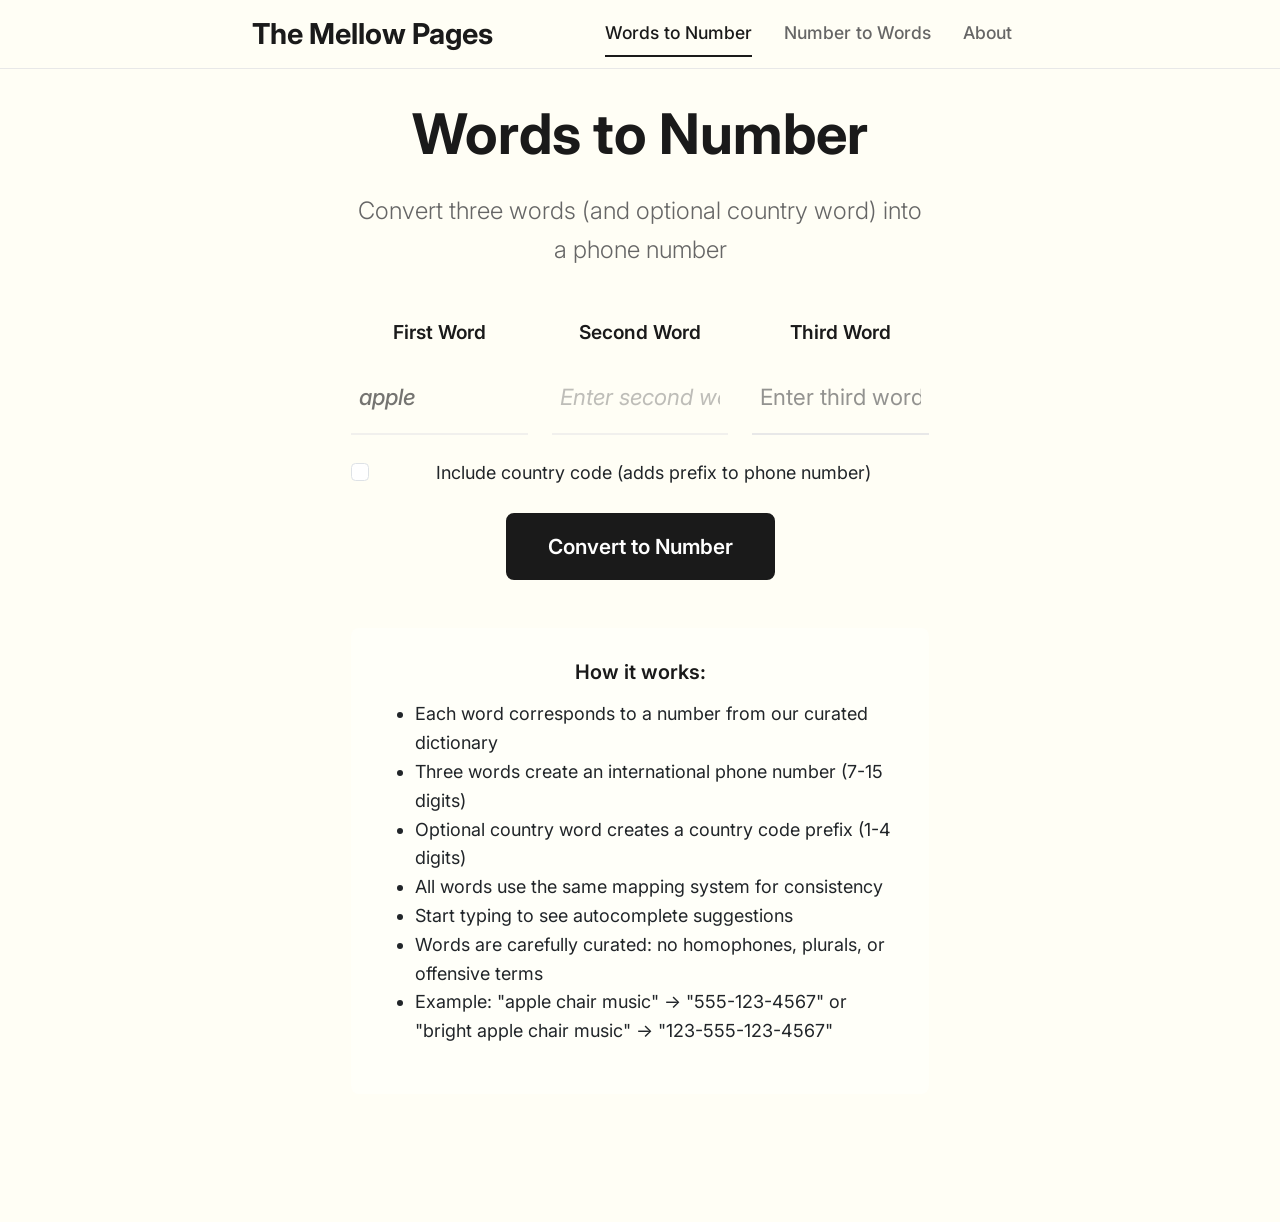
<file: source/mellow-pages/index.html>
<!DOCTYPE html>
<html lang="en">
<head>
    <meta charset="UTF-8">
    <meta name="viewport" content="width=device-width, initial-scale=1.0">
    <title>The Mellow Pages - Words to Numbers</title>
    <link href="https://cdn.jsdelivr.net/npm/bootstrap@5.3.2/dist/css/bootstrap.min.css" rel="stylesheet">
    <link href="https://cdnjs.cloudflare.com/ajax/libs/font-awesome/6.4.0/css/all.min.css" rel="stylesheet">
    <link href="styles.css" rel="stylesheet">
</head>
<body>
    <!-- Navigation -->
    <nav class="navbar navbar-expand-lg">
        <div class="container">
            <a class="navbar-brand" href="index.html">The Mellow Pages</a>
            <button class="navbar-toggler" type="button" data-bs-toggle="collapse" data-bs-target="#navbarNav">
                <span class="navbar-toggler-icon"></span>
            </button>
            <div class="collapse navbar-collapse" id="navbarNav">
                <ul class="navbar-nav ms-auto">
                    <li class="nav-item">
                        <a class="nav-link active" href="index.html">Words to Number</a>
                    </li>
                    <li class="nav-item">
                        <a class="nav-link" href="number-to-words.html">Number to Words</a>
                    </li>
                    <li class="nav-item">
                        <a class="nav-link" href="about.html">About</a>
                    </li>
                </ul>
            </div>
        </div>
    </nav>

    <!-- Main Content -->
    <div class="container my-5">
        <div class="row justify-content-center">
            <div class="col-lg-10">
                <div class="card">
                    <div class="card-body text-center">
                        <h1 class="display-4 mb-4">Words to Number</h1>
                        <p class="lead mb-5">Convert three words (and optional country word) into a phone number</p>

                        <form id="wordsForm">
                            <div class="row g-4 mb-4">
                                <div class="col-md-4">
                                    <label for="word1" class="form-label">First Word</label>
                                    <div class="position-relative">
                                        <input type="text" class="form-control" id="word1" 
                                               placeholder="Enter first word..." autocomplete="off">
                                        <div class="dropdown-menu" id="suggestions1"></div>
                                    </div>
                                </div>
                                <div class="col-md-4">
                                    <label for="word2" class="form-label">Second Word</label>
                                    <div class="position-relative">
                                        <input type="text" class="form-control" id="word2" 
                                               placeholder="Enter second word..." autocomplete="off">
                                        <div class="dropdown-menu" id="suggestions2"></div>
                                    </div>
                                </div>
                                <div class="col-md-4">
                                    <label for="word3" class="form-label">Third Word</label>
                                    <div class="position-relative">
                                        <input type="text" class="form-control" id="word3" 
                                               placeholder="Enter third word..." autocomplete="off">
                                        <div class="dropdown-menu" id="suggestions3"></div>
                                    </div>
                                </div>
                            </div>
                            
                            <div class="row mb-4">
                                <div class="col-12">
                                    <div class="form-check">
                                        <input class="form-check-input" type="checkbox" id="showCountryWord">
                                        <label class="form-check-label" for="showCountryWord">
                                            Include country code (adds prefix to phone number)
                                        </label>
                                    </div>
                                </div>
                            </div>
                            
                            <div class="row g-4 mb-4 d-none" id="countryWordContainer">
                                <div class="col-md-12">
                                    <label for="countryWord" class="form-label">Country Word</label>
                                    <div class="position-relative">
                                        <input type="text" class="form-control" id="countryWord" 
                                               placeholder="Enter country word..." autocomplete="off">
                                        <div class="dropdown-menu" id="countrySuggestions"></div>
                                    </div>
                                    <div class="form-text">This word will be mapped to a country code and prepended to the phone number</div>
                                </div>
                            </div>

                            <div class="text-center mb-4">
                                <button type="submit" class="btn btn-primary">Convert to Number</button>
                            </div>
                        </form>

                        <div class="text-center">
                            <div id="result" class="alert alert-success d-none" role="alert">
                                <h4 class="alert-heading">Your Phone Number:</h4>
                                <p class="mb-0 fs-2 fw-bold" id="phoneNumber"></p>
                            </div>
                        </div>

                        <div id="error" class="alert alert-danger d-none" role="alert">
                            <h4 class="alert-heading">Error</h4>
                            <p class="mb-0" id="errorMessage"></p>
                        </div>

                        <div class="bg-light mt-5">
                            <h5 class="mb-3">How it works:</h5>
                            <ul class="text-start">
                                <li>Each word corresponds to a number from our curated dictionary</li>
                                <li>Three words create an international phone number (7-15 digits)</li>
                                <li>Optional country word creates a country code prefix (1-4 digits)</li>
                                <li>All words use the same mapping system for consistency</li>
                                <li>Start typing to see autocomplete suggestions</li>
                                <li>Words are carefully curated: no homophones, plurals, or offensive terms</li>
                                <li>Example: "apple chair music" → "555-123-4567" or "bright apple chair music" → "123-555-123-4567"</li>
                            </ul>
                        </div>
                    </div>
                </div>
            </div>
        </div>
    </div>

    <!-- Scripts -->
    <script src="https://cdn.jsdelivr.net/npm/bootstrap@5.3.2/dist/js/bootstrap.bundle.min.js"></script>
    <script src="script.js"></script>
</body>
</html>
</file>
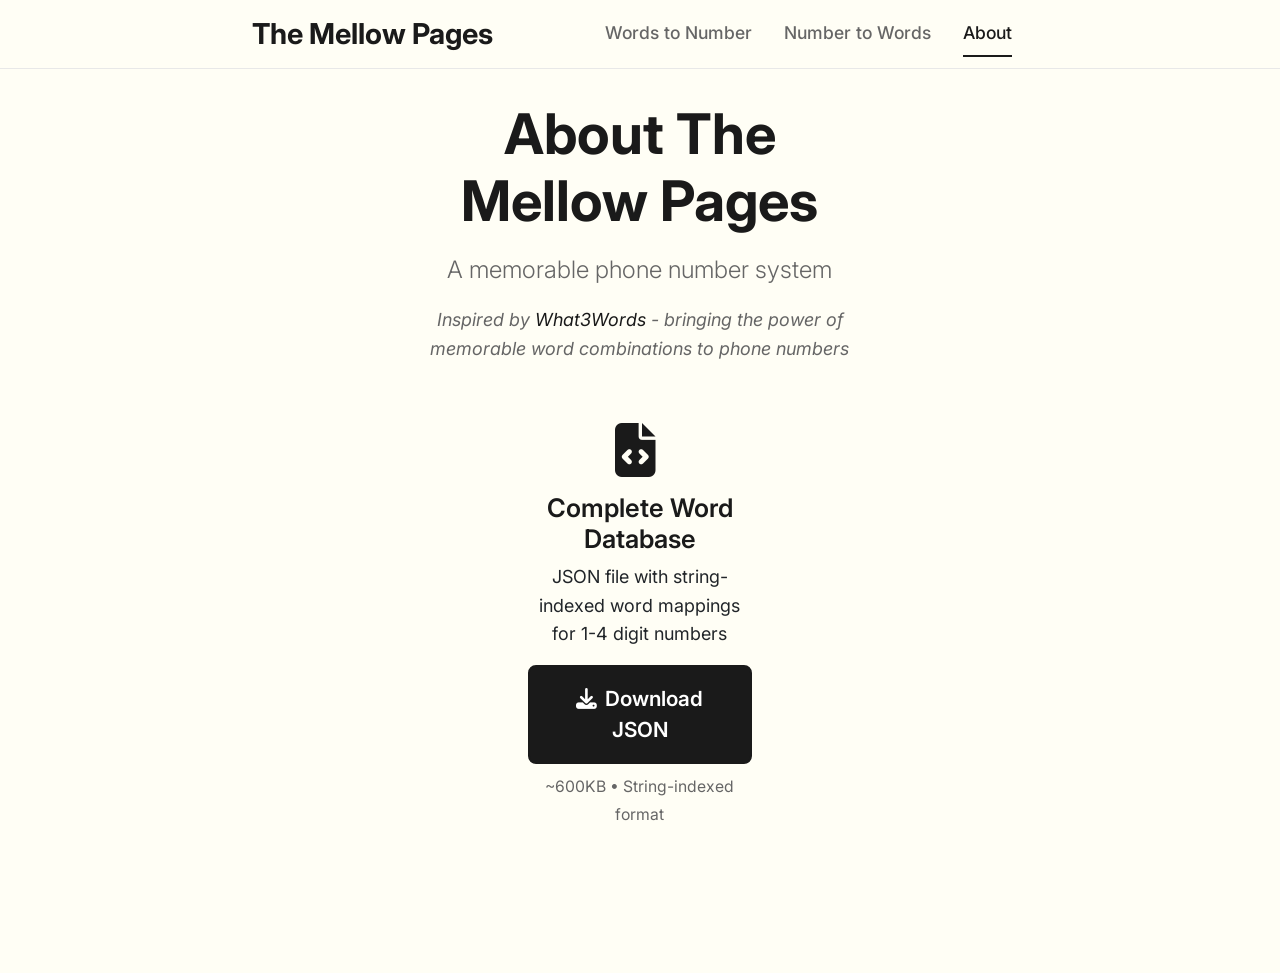
<file: source/mellow-pages/about.html>
<!DOCTYPE html>
<html lang="en">
<head>
    <meta charset="UTF-8">
    <meta name="viewport" content="width=device-width, initial-scale=1.0">
    <title>The Mellow Pages - About</title>
    <link href="https://cdn.jsdelivr.net/npm/bootstrap@5.3.2/dist/css/bootstrap.min.css" rel="stylesheet">
    <link href="https://cdnjs.cloudflare.com/ajax/libs/font-awesome/6.4.0/css/all.min.css" rel="stylesheet">
    <link href="styles.css" rel="stylesheet">
</head>
<body>
    <!-- Navigation -->
    <nav class="navbar navbar-expand-lg">
        <div class="container">
            <a class="navbar-brand" href="index.html">The Mellow Pages</a>
            <button class="navbar-toggler" type="button" data-bs-toggle="collapse" data-bs-target="#navbarNav">
                <span class="navbar-toggler-icon"></span>
            </button>
            <div class="collapse navbar-collapse" id="navbarNav">
                <ul class="navbar-nav ms-auto">
                    <li class="nav-item">
                        <a class="nav-link" href="index.html">Words to Number</a>
                    </li>
                    <li class="nav-item">
                        <a class="nav-link" href="number-to-words.html">Number to Words</a>
                    </li>
                    <li class="nav-item">
                        <a class="nav-link active" href="about.html">About</a>
                    </li>
                </ul>
            </div>
        </div>
    </nav>

    <!-- Main Content -->
    <div class="container my-5">
        <div class="row">
            <div class="col-lg-8 mx-auto">
                <div class="card">
                    <div class="card-body">
                        <div class="text-center mb-5">
                            <h1 class="display-4 mb-3">About The Mellow Pages</h1>
                            <p class="lead">
                                A memorable phone number system
                            </p>
                            <p class="text-muted">
                                <em>Inspired by <a href="https://what3words.com" target="_blank" class="text-decoration-none">What3Words</a> - 
                                bringing the power of memorable word combinations to phone numbers</em>
                            </p>
                        </div>

                        <!-- Data Downloads -->
                        <section class="text-center">
                            <div class="row justify-content-center">
                                <div class="col-md-8">
                                    <div class="card">
                                        <div class="card-body">
                                            <i class="fas fa-file-code fa-3x text-primary mb-3"></i>
                                            <h5 class="card-title">Complete Word Database</h5>
                                            <p class="card-text">JSON file with string-indexed word mappings for 1-4 digit numbers</p>
                                            <a href="memorable_words_string_indexed_full.json" download class="btn btn-primary">
                                                <i class="fas fa-download me-2"></i>Download JSON
                                            </a>
                                            <div class="mt-2">
                                                <small class="text-muted">~600KB • String-indexed format</small>
                                            </div>
                                        </div>
                                    </div>
                                </div>
                            </div>
                        </section>
                    </div>
                </div>
            </div>
        </div>
    </div>

    <!-- Scripts -->
    <script src="https://cdn.jsdelivr.net/npm/bootstrap@5.3.2/dist/js/bootstrap.bundle.min.js"></script>
    <script src="script.js"></script>
</body>
</html>
</file>
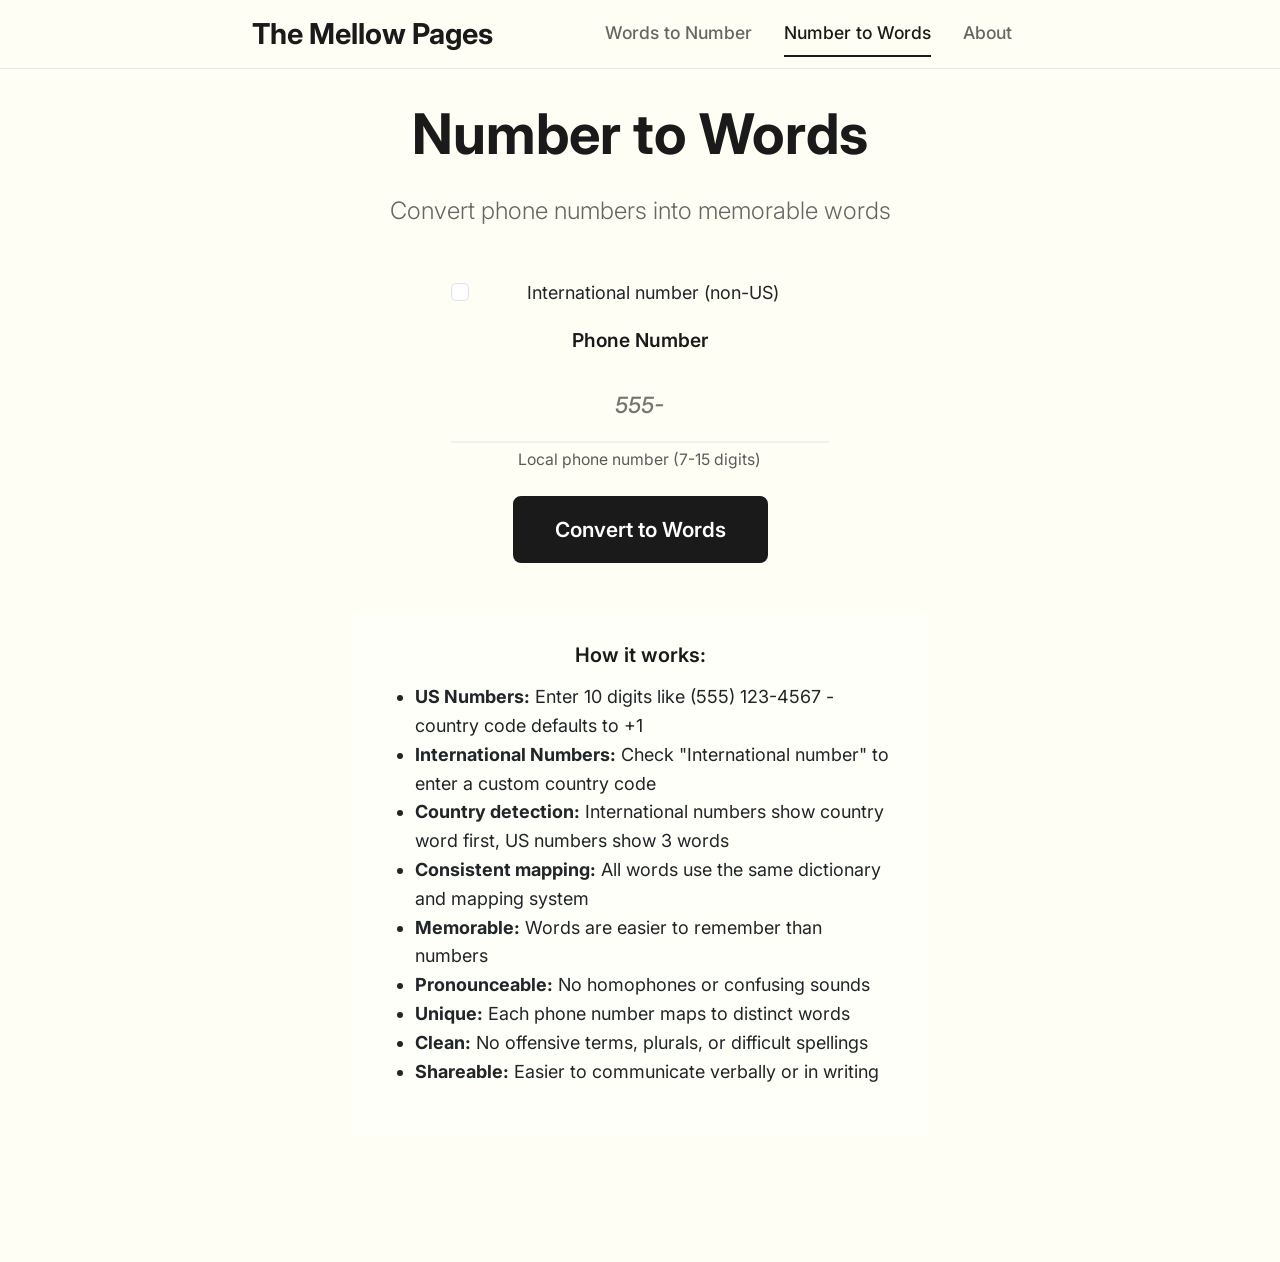
<file: source/mellow-pages/number-to-words.html>
<!DOCTYPE html>
<html lang="en">
<head>
    <meta charset="UTF-8">
    <meta name="viewport" content="width=device-width, initial-scale=1.0">
    <title>The Mellow Pages - Number to Words</title>
    <link href="https://cdn.jsdelivr.net/npm/bootstrap@5.3.2/dist/css/bootstrap.min.css" rel="stylesheet">
    <link href="https://cdnjs.cloudflare.com/ajax/libs/font-awesome/6.4.0/css/all.min.css" rel="stylesheet">
    <link href="styles.css" rel="stylesheet">
</head>
<body>
    <!-- Navigation -->
    <nav class="navbar navbar-expand-lg">
        <div class="container">
            <a class="navbar-brand" href="index.html">The Mellow Pages</a>
            <button class="navbar-toggler" type="button" data-bs-toggle="collapse" data-bs-target="#navbarNav">
                <span class="navbar-toggler-icon"></span>
            </button>
            <div class="collapse navbar-collapse" id="navbarNav">
                <ul class="navbar-nav ms-auto">
                    <li class="nav-item">
                        <a class="nav-link" href="index.html">Words to Number</a>
                    </li>
                    <li class="nav-item">
                        <a class="nav-link active" href="number-to-words.html">Number to Words</a>
                    </li>
                    <li class="nav-item">
                        <a class="nav-link" href="about.html">About</a>
                    </li>
                </ul>
            </div>
        </div>
    </nav>

    <!-- Main Content -->
    <div class="container my-5">
        <div class="row justify-content-center">
            <div class="col-lg-10">
                <div class="card">
                    <div class="card-body text-center">
                        <h1 class="display-4 mb-4">Number to Words</h1>
                        <p class="lead mb-5">Convert phone numbers into memorable words</p>

                        <form id="phoneForm">
                            <div class="row justify-content-center mb-3">
                                <div class="col-md-8">
                                    <div class="form-check">
                                        <input class="form-check-input" type="checkbox" id="showCountryCode">
                                        <label class="form-check-label" for="showCountryCode">
                                            International number (non-US)
                                        </label>
                                    </div>
                                </div>
                            </div>
                            
                            <div class="row justify-content-center mb-4">
                                <div class="col-md-3" id="countryCodeSection" style="display: none;">
                                    <label for="countryCode" class="form-label">Code</label>
                                    <input type="tel" class="form-control text-center" 
                                           id="countryCode" value="+1" 
                                           maxlength="5" autocomplete="off">
                                    <div class="form-text">
                                        Country dialing code
                                    </div>
                                </div>
                                <div class="col-md-8" id="phoneNumberSection">
                                    <label for="phoneNumber" class="form-label">Phone Number</label>
                                    <input type="tel" class="form-control text-center" 
                                           id="phoneNumber" placeholder="555-123-4567" 
                                           maxlength="20" autocomplete="off">
                                    <div class="form-text">
                                        Local phone number (7-15 digits)
                                    </div>
                                </div>
                            </div>

                            <div class="text-center mb-4">
                                <button type="submit" class="btn btn-primary">Convert to Words</button>
                            </div>
                        </form>

                        <div class="text-center">
                            <div id="result" class="alert alert-success d-none" role="alert">
                                <h4 class="alert-heading">Your Words:</h4>
                                <div class="text-center">
                                    <h5>Phone Number: <span id="phoneNumberDisplay"></span></h5>
                                    <h5>Remember: <span id="wordsSummary"></span></h5>
                                    <button class="btn btn-outline-primary btn-sm" id="copyWords">Copy Words</button>
                                </div>
                            </div>
                        </div>

                        <div id="error" class="alert alert-danger d-none" role="alert">
                            <h4 class="alert-heading">Error</h4>
                            <p class="mb-0" id="errorMessage"></p>
                        </div>

                        <div class="bg-light mt-5">
                            <h5 class="mb-3">How it works:</h5>
                            <ul class="text-start">
                                <li><strong>US Numbers:</strong> Enter 10 digits like (555) 123-4567 - country code defaults to +1</li>
                                <li><strong>International Numbers:</strong> Check "International number" to enter a custom country code</li>
                                <li><strong>Country detection:</strong> International numbers show country word first, US numbers show 3 words</li>
                                <li><strong>Consistent mapping:</strong> All words use the same dictionary and mapping system</li>
                                <li><strong>Memorable:</strong> Words are easier to remember than numbers</li>
                                <li><strong>Pronounceable:</strong> No homophones or confusing sounds</li>
                                <li><strong>Unique:</strong> Each phone number maps to distinct words</li>
                                <li><strong>Clean:</strong> No offensive terms, plurals, or difficult spellings</li>
                                <li><strong>Shareable:</strong> Easier to communicate verbally or in writing</li>
                            </ul>
                        </div>
                    </div>
                </div>
            </div>
        </div>
    </div>

    <!-- Scripts -->
    <script src="https://cdn.jsdelivr.net/npm/bootstrap@5.3.2/dist/js/bootstrap.bundle.min.js"></script>
    <script src="script.js"></script>
</body>
</html>
</file>
<file: source/mellow-pages/styles.css>
/* Minimal Modern Design for The Mellow Pages */

@import url('https://fonts.googleapis.com/css2?family=Inter:wght@300;400;500;600;700&display=swap');

:root {
    --primary-color: #2d2d2d;
    --secondary-color: #666666;
    --background-yellow: #fffef5;
    --text-dark: #1a1a1a;
    --text-muted: #666666;
    --border-color: #e8e8e8;
    --shadow-light: rgba(0, 0, 0, 0.05);
}

* {
    box-sizing: border-box;
}

body {
    font-family: 'Inter', -apple-system, BlinkMacSystemFont, 'Segoe UI', Roboto, sans-serif;
    background-color: var(--background-yellow);
    color: var(--text-dark);
    font-size: 18px;
    line-height: 1.6;
    margin: 0;
    padding: 0;
    min-height: 100vh;
}

/* Typography */
h1, h2, h3, h4, h5, h6 {
    font-weight: 600;
    color: var(--text-dark);
    margin-bottom: 1rem;
}

.display-4 {
    font-size: 3.5rem;
    font-weight: 700;
    line-height: 1.2;
}

.lead {
    font-size: 1.5rem;
    font-weight: 300;
    color: var(--text-muted);
}

/* Navigation - Minimal */
.navbar {
    background-color: transparent !important;
    border-bottom: 1px solid var(--border-color);
    padding: 0.375rem 0;
}

.navbar-brand {
    font-size: 1.8rem;
    font-weight: 700;
    color: var(--text-dark) !important;
    text-decoration: none;
}

.navbar-nav .nav-link {
    font-size: 1.1rem;
    font-weight: 500;
    color: var(--text-muted) !important;
    margin: 0 1rem;
    padding: 0.5rem 0 !important;
    border-bottom: 2px solid transparent;
    transition: all 0.3s ease;
}

.navbar-nav .nav-link:hover,
.navbar-nav .nav-link.active {
    color: var(--text-dark) !important;
    border-bottom-color: var(--text-dark);
}

.navbar-toggler {
    border: none;
    font-size: 1.2rem;
}

.navbar-toggler:focus {
    box-shadow: none;
}

/* Cards - Ultra Minimal */
.card {
    background-color: transparent;
    border: none;
    box-shadow: none;
}

.card-body {
    padding: 0.75rem 2rem 3rem 2rem;
}

/* Container */
.container {
    max-width: 800px;
}

/* Form Controls - Clean Underlined Style */
.form-control {
    font-size: 1.4rem;
    padding: 1.2rem 0.5rem;
    border: none;
    border-bottom: 2px solid var(--border-color);
    border-radius: 0;
    background-color: transparent;
    color: var(--text-dark);
    font-weight: 500;
    transition: all 0.3s ease;
    box-shadow: none;
}

.form-control:focus {
    border-bottom-color: var(--text-dark);
    box-shadow: none;
    background-color: transparent;
    outline: none;
}

.form-control::placeholder {
    color: var(--text-muted);
    font-weight: 400;
    opacity: 0.7;
}

.form-label {
    font-size: 1.2rem;
    font-weight: 600;
    color: var(--text-dark);
    margin-bottom: 0.8rem;
}

/* Buttons - Minimal */
.btn {
    font-size: 1.3rem;
    font-weight: 600;
    padding: 1rem 2.5rem;
    border-radius: 8px;
    border: 2px solid var(--text-dark);
    background-color: var(--text-dark);
    color: white;
    text-transform: none;
    letter-spacing: normal;
    transition: all 0.3s ease;
    text-decoration: none;
    display: inline-block;
}

.btn:hover {
    background-color: transparent;
    color: var(--text-dark);
    transform: none;
    box-shadow: none;
}

.btn-primary {
    background-color: var(--text-dark);
    border-color: var(--text-dark);
    color: white;
}

.btn-primary:hover {
    background-color: transparent;
    border-color: var(--text-dark);
    color: var(--text-dark);
}

.btn-success {
    background-color: var(--text-dark);
    border-color: var(--text-dark);
    color: white;
}

.btn-success:hover {
    background-color: transparent;
    border-color: var(--text-dark);
    color: var(--text-dark);
}

.btn-outline-primary {
    background-color: transparent;
    border-color: var(--text-dark);
    color: var(--text-dark);
}

.btn-outline-primary:hover {
    background-color: var(--text-dark);
    border-color: var(--text-dark);
    color: white;
}

/* Alerts - Subtle */
.alert {
    font-size: 1.2rem;
    padding: 1.5rem;
    border-radius: 8px;
    border: 1px solid var(--border-color);
    background-color: rgba(255, 255, 255, 0.8);
    margin: 2rem 0;
}

.alert-success {
    color: var(--text-dark);
    background-color: rgba(144, 238, 144, 0.2);
    border-color: #90EE90;
}

.alert-danger {
    color: var(--text-dark);
    background-color: rgba(255, 182, 193, 0.2);
    border-color: #FFB6C1;
}

.alert-heading {
    font-size: 1.4rem;
    font-weight: 600;
    margin-bottom: 1rem;
}

/* Autocomplete Dropdown */
.dropdown-menu {
    font-size: 1.2rem;
    border: 1px solid var(--border-color);
    border-radius: 8px;
    box-shadow: 0 4px 20px var(--shadow-light);
    background-color: rgba(255, 255, 255, 0.95);
    backdrop-filter: blur(10px);
    max-height: 300px;
    overflow-y: auto;
}

.dropdown-item {
    padding: 1rem 1.5rem;
    color: var(--text-dark);
    font-weight: 500;
    border-bottom: 1px solid var(--border-color);
    transition: all 0.2s ease;
}

.dropdown-item:hover,
.dropdown-item.active {
    background-color: var(--text-dark);
    color: white;
}

.dropdown-item:last-child {
    border-bottom: none;
}

/* Word Cards */
.word-card,
.card.bg-light {
    background-color: rgba(255, 255, 255, 0.6) !important;
    border: 1px solid var(--border-color) !important;
    border-radius: 8px;
    transition: all 0.3s ease;
}

.word-card:hover {
    background-color: rgba(255, 255, 255, 0.9) !important;
    border-color: var(--text-dark) !important;
}

.card-title {
    font-size: 1.6rem !important;
    font-weight: 600;
    color: var(--text-dark) !important;
}

/* Word result cards - flexible width */
.word-results-row {
    display: flex;
    justify-content: center;
    align-items: stretch;
    gap: 1rem;
    flex-wrap: wrap;
}

.word-result-card {
    flex: 0 1 auto;
    min-width: 160px;
    width: auto;
}

.word-result-card .card-body {
    padding: 1.5rem 1.2rem;
    text-align: center;
}

.word-result-card .card-title {
    font-size: 1.4rem !important;
    font-weight: 600;
    color: var(--text-dark) !important;
    margin-bottom: 0.5rem;
    white-space: nowrap;
    line-height: 1.3;
}

.word-result-card .text-muted {
    font-size: 0.9rem;
}

/* Background Elements */
.bg-light {
    background-color: rgba(255, 255, 255, 0.4) !important;
    border-radius: 8px;
    padding: 2rem;
    margin: 2rem 0;
}

.bg-dark {
    background-color: var(--text-dark) !important;
    color: white;
    border-radius: 8px;
    padding: 2rem;
}

/* Text Colors */
.text-primary {
    color: var(--text-dark) !important;
}

.text-muted {
    color: var(--text-muted) !important;
}

.text-success {
    color: var(--text-dark) !important;
}

/* Links */
a {
    color: var(--text-dark);
    text-decoration: underline;
    transition: opacity 0.3s ease;
}

a:hover {
    opacity: 0.7;
    color: var(--text-dark);
}

.text-decoration-none {
    text-decoration: none !important;
}

/* Icons */
.fas, .fa {
    margin-right: 0.5rem;
}

/* Responsive */
@media (max-width: 768px) {
    .display-4 {
        font-size: 2.5rem;
    }
    
    .lead {
        font-size: 1.3rem;
    }
    
    .form-control {
        font-size: 1.2rem;
        padding: 1rem 0.5rem;
    }
    
    .btn {
        font-size: 1.1rem;
        padding: 0.8rem 2rem;
    }
    
    .card-body {
        padding: 2rem 1rem;
    }
}

/* Remove all shadows and complex styling */
.shadow-lg,
.shadow {
    box-shadow: none !important;
}

/* Demo animation styles */
.demo-animation {
    opacity: 0.6;
    font-style: italic;
}

.demo-active {
    opacity: 1;
    font-style: normal;
}

/* Position relative for autocomplete positioning */
.position-relative {
    position: relative;
}

.dropdown-menu.show {
    display: block;
    position: absolute;
    top: 100%;
    left: 0;
    right: 0;
    z-index: 1000;
}

/* Reduce top spacing */
.my-5 {
    margin-top: 1.25rem !important;
    margin-bottom: 3rem !important;
}
</file>
